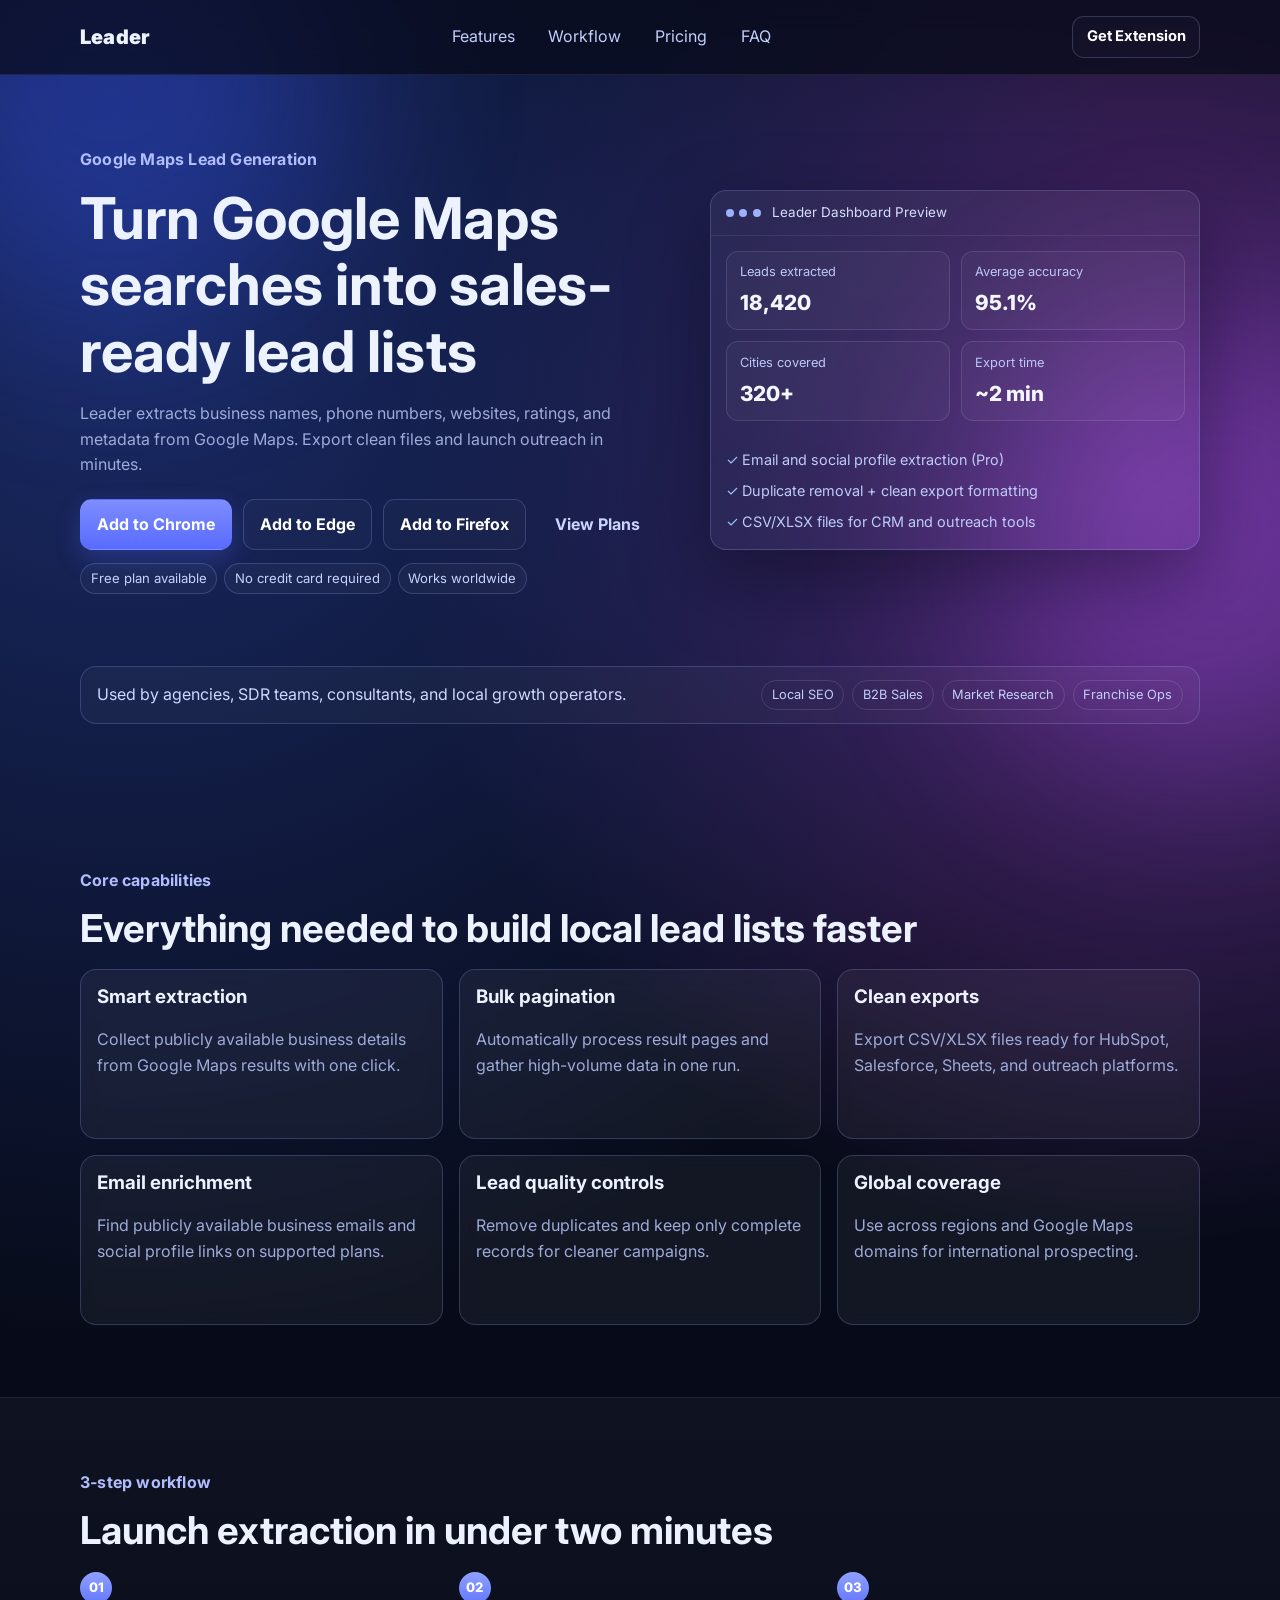
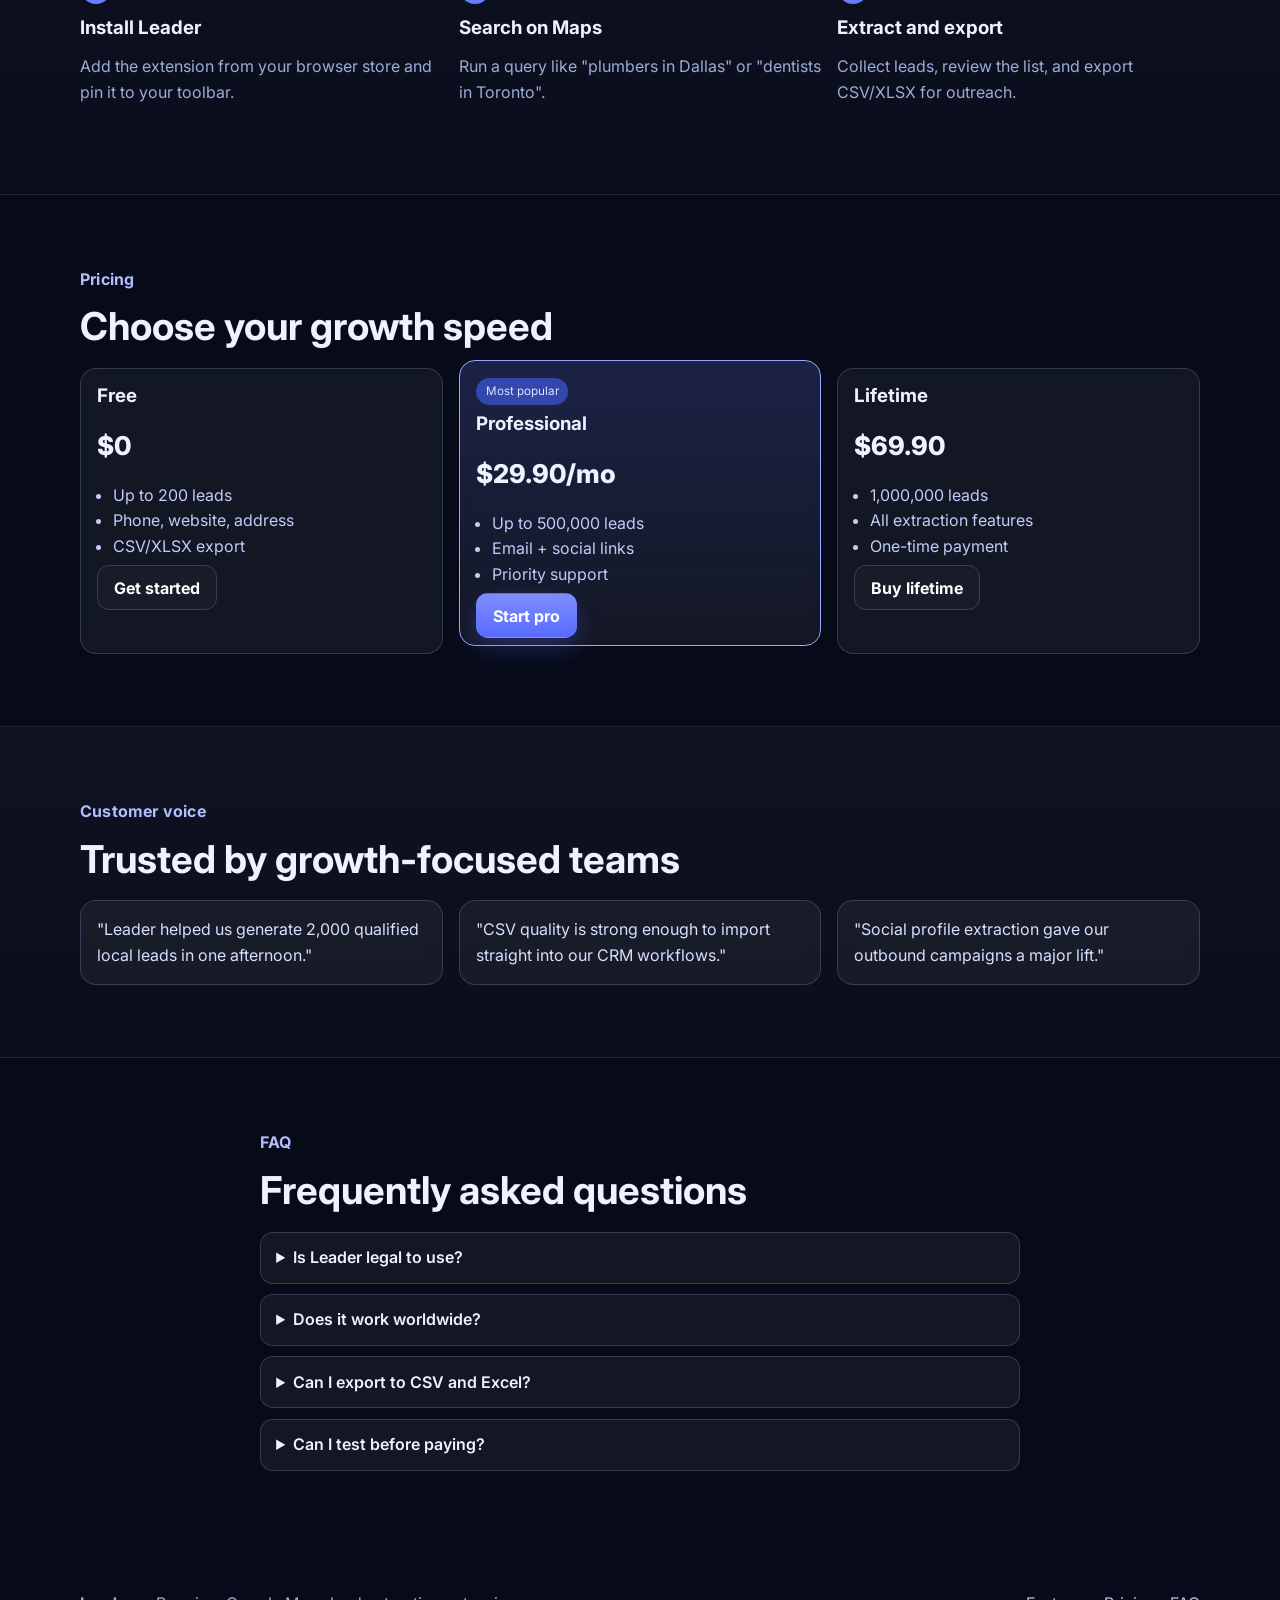
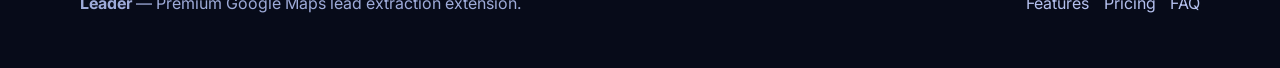
<file: website/index.html>
<!doctype html>
<html lang="en">
  <head>
    <meta charset="UTF-8" />
    <meta name="viewport" content="width=device-width, initial-scale=1.0" />
    <title>Leader | Google Maps Lead Extractor</title>
    <meta
      name="description"
      content="Leader helps growth teams extract high-quality local business leads from Google Maps and export clean CSV/XLSX files in minutes."
    />
    <link rel="preconnect" href="https://fonts.googleapis.com" />
    <link rel="preconnect" href="https://fonts.gstatic.com" crossorigin />
    <link
      href="https://fonts.googleapis.com/css2?family=Inter:wght@400;500;600;700;800;900&display=swap"
      rel="stylesheet"
    />
    <link rel="stylesheet" href="./styles.css" />
  </head>
  <body>
    <div class="ambient ambient-a"></div>
    <div class="ambient ambient-b"></div>

    <header class="site-header">
      <div class="container nav">
        <a class="logo" href="#home">Leader</a>
        <nav class="links">
          <a href="#features">Features</a>
          <a href="#workflow">Workflow</a>
          <a href="#pricing">Pricing</a>
          <a href="#faq">FAQ</a>
        </nav>
        <a class="btn btn-small btn-outline" href="#download">Get Extension</a>
      </div>
    </header>

    <main id="home">
      <section class="hero section">
        <div class="container hero-grid">
          <div class="hero-copy">
            <p class="eyebrow">Google Maps Lead Generation</p>
            <h1>Turn Google Maps searches into sales-ready lead lists</h1>
            <p>
              Leader extracts business names, phone numbers, websites, ratings, and metadata from Google Maps.
              Export clean files and launch outreach in minutes.
            </p>
            <div id="download" class="cta-row">
              <a class="btn" href="https://chrome.google.com/webstore" target="_blank" rel="noreferrer">Add to Chrome</a>
              <a class="btn btn-outline" href="https://microsoftedge.microsoft.com/addons" target="_blank" rel="noreferrer"
                >Add to Edge</a
              >
              <a class="btn btn-outline" href="https://addons.mozilla.org" target="_blank" rel="noreferrer">Add to Firefox</a>
              <a class="btn btn-ghost" href="#pricing">View Plans</a>
            </div>
            <div class="hero-meta">
              <span>Free plan available</span>
              <span>No credit card required</span>
              <span>Works worldwide</span>
            </div>
          </div>

          <div class="hero-panel">
            <div class="panel-head">
              <span class="dot"></span><span class="dot"></span><span class="dot"></span>
              <p>Leader Dashboard Preview</p>
            </div>
            <div class="stat-grid">
              <article>
                <p class="stat-label">Leads extracted</p>
                <p class="stat-value">18,420</p>
              </article>
              <article>
                <p class="stat-label">Average accuracy</p>
                <p class="stat-value">95.1%</p>
              </article>
              <article>
                <p class="stat-label">Cities covered</p>
                <p class="stat-value">320+</p>
              </article>
              <article>
                <p class="stat-label">Export time</p>
                <p class="stat-value">~2 min</p>
              </article>
            </div>
            <ul class="checklist">
              <li>Email and social profile extraction (Pro)</li>
              <li>Duplicate removal + clean export formatting</li>
              <li>CSV/XLSX files for CRM and outreach tools</li>
            </ul>
          </div>
        </div>
      </section>

      <section class="section trust-bar">
        <div class="container trust-grid">
          <p>Used by agencies, SDR teams, consultants, and local growth operators.</p>
          <div>
            <span>Local SEO</span>
            <span>B2B Sales</span>
            <span>Market Research</span>
            <span>Franchise Ops</span>
          </div>
        </div>
      </section>

      <section id="features" class="section">
        <div class="container">
          <p class="eyebrow">Core capabilities</p>
          <h2>Everything needed to build local lead lists faster</h2>
          <div class="grid-3">
            <article class="card feature-card">
              <h3>Smart extraction</h3>
              <p>Collect publicly available business details from Google Maps results with one click.</p>
            </article>
            <article class="card feature-card">
              <h3>Bulk pagination</h3>
              <p>Automatically process result pages and gather high-volume data in one run.</p>
            </article>
            <article class="card feature-card">
              <h3>Clean exports</h3>
              <p>Export CSV/XLSX files ready for HubSpot, Salesforce, Sheets, and outreach platforms.</p>
            </article>
            <article class="card feature-card">
              <h3>Email enrichment</h3>
              <p>Find publicly available business emails and social profile links on supported plans.</p>
            </article>
            <article class="card feature-card">
              <h3>Lead quality controls</h3>
              <p>Remove duplicates and keep only complete records for cleaner campaigns.</p>
            </article>
            <article class="card feature-card">
              <h3>Global coverage</h3>
              <p>Use across regions and Google Maps domains for international prospecting.</p>
            </article>
          </div>
        </div>
      </section>

      <section id="workflow" class="section section-alt">
        <div class="container">
          <p class="eyebrow">3-step workflow</p>
          <h2>Launch extraction in under two minutes</h2>
          <div class="workflow-grid">
            <article class="step">
              <span>01</span>
              <h3>Install Leader</h3>
              <p>Add the extension from your browser store and pin it to your toolbar.</p>
            </article>
            <article class="step">
              <span>02</span>
              <h3>Search on Maps</h3>
              <p>Run a query like "plumbers in Dallas" or "dentists in Toronto".</p>
            </article>
            <article class="step">
              <span>03</span>
              <h3>Extract and export</h3>
              <p>Collect leads, review the list, and export CSV/XLSX for outreach.</p>
            </article>
          </div>
        </div>
      </section>

      <section id="pricing" class="section">
        <div class="container">
          <p class="eyebrow">Pricing</p>
          <h2>Choose your growth speed</h2>
          <div class="grid-3">
            <article class="card pricing">
              <h3>Free</h3>
              <p class="price">$0</p>
              <ul>
                <li>Up to 200 leads</li>
                <li>Phone, website, address</li>
                <li>CSV/XLSX export</li>
              </ul>
              <a class="btn btn-outline" href="#download">Get started</a>
            </article>
            <article class="card pricing featured">
              <p class="tag">Most popular</p>
              <h3>Professional</h3>
              <p class="price">$29.90/mo</p>
              <ul>
                <li>Up to 500,000 leads</li>
                <li>Email + social links</li>
                <li>Priority support</li>
              </ul>
              <a class="btn" href="#download">Start pro</a>
            </article>
            <article class="card pricing">
              <h3>Lifetime</h3>
              <p class="price">$69.90</p>
              <ul>
                <li>1,000,000 leads</li>
                <li>All extraction features</li>
                <li>One-time payment</li>
              </ul>
              <a class="btn btn-outline" href="#download">Buy lifetime</a>
            </article>
          </div>
        </div>
      </section>

      <section class="section section-alt">
        <div class="container">
          <p class="eyebrow">Customer voice</p>
          <h2>Trusted by growth-focused teams</h2>
          <div class="grid-3">
            <article class="card quote">"Leader helped us generate 2,000 qualified local leads in one afternoon."</article>
            <article class="card quote">"CSV quality is strong enough to import straight into our CRM workflows."</article>
            <article class="card quote">"Social profile extraction gave our outbound campaigns a major lift."</article>
          </div>
        </div>
      </section>

      <section id="faq" class="section">
        <div class="container narrow">
          <p class="eyebrow">FAQ</p>
          <h2>Frequently asked questions</h2>
          <details>
            <summary>Is Leader legal to use?</summary>
            <p>Leader extracts publicly available business information. You are responsible for compliant and ethical usage.</p>
          </details>
          <details>
            <summary>Does it work worldwide?</summary>
            <p>Yes. Leader works anywhere Google Maps data is available.</p>
          </details>
          <details>
            <summary>Can I export to CSV and Excel?</summary>
            <p>Yes. Leader supports both CSV and XLSX exports.</p>
          </details>
          <details>
            <summary>Can I test before paying?</summary>
            <p>Yes. Start on the free plan and upgrade only when you need higher limits or email extraction.</p>
          </details>
        </div>
      </section>
    </main>

    <footer class="site-footer">
      <div class="container footer-grid">
        <p><strong>Leader</strong> — Premium Google Maps lead extraction extension.</p>
        <div>
          <a href="#features">Features</a>
          <a href="#pricing">Pricing</a>
          <a href="#faq">FAQ</a>
        </div>
      </div>
    </footer>
    <script src="./script.js"></script>
  </body>
</html>
</file>
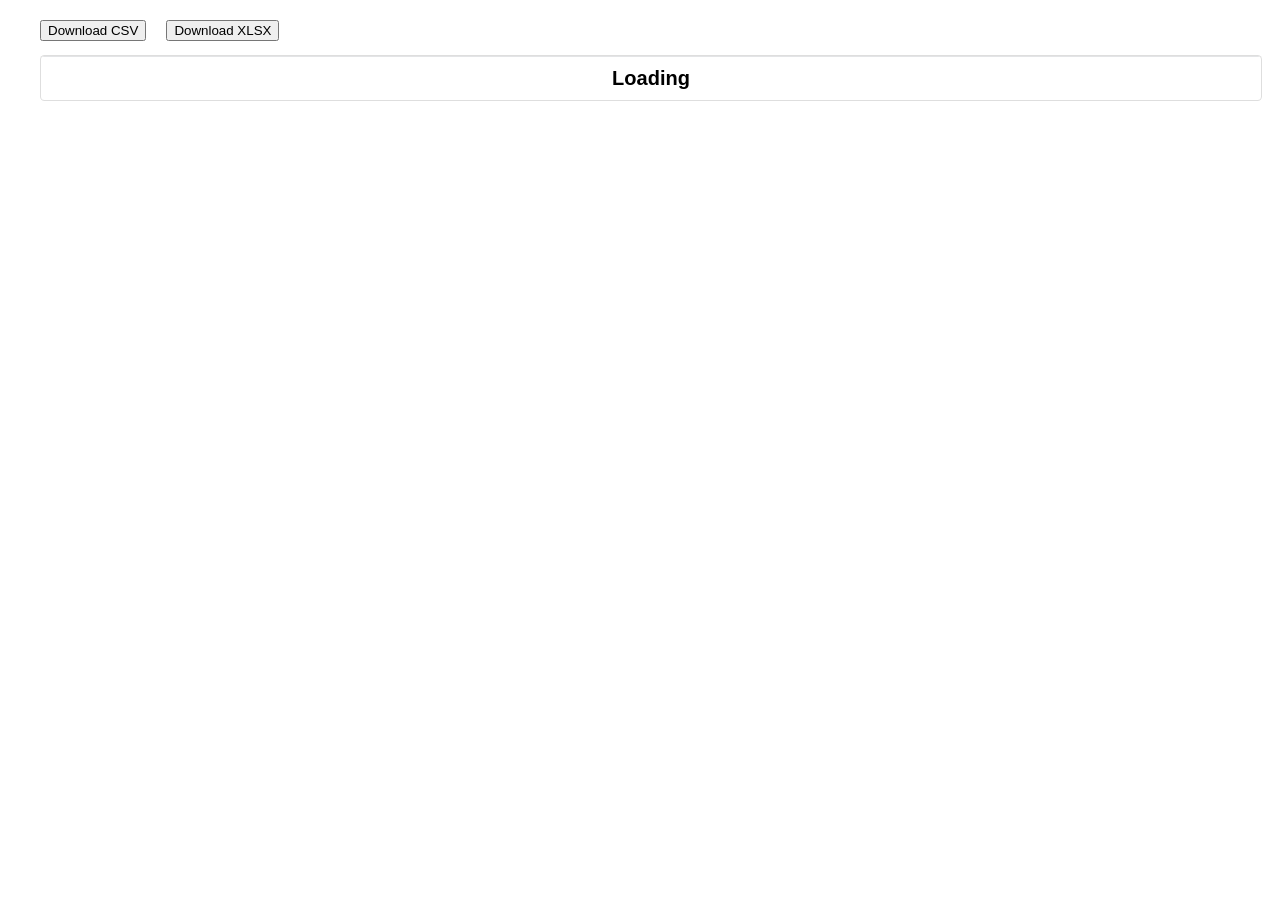
<file: dashboard.html>
<!DOCTYPE html>
<html>

<head>
    <meta charset="utf-8" />
    <title>Email List Page</title>
    <link href="lib/tabulator/css/semantic-ui/tabulator_semantic-ui.min.css" rel="stylesheet" />
    <link href="css/dashboard.css" rel="stylesheet" />
    <script type="text/javascript" src="lib/tabulator/js/tabulator.min.js"></script>
    <script type="text/javascript" src="lib/xlsx.full.min.js"></script>
    <script src="lib/fetch.umd.js"></script>
    <script src="lib/jquery-3.1.1.min.js"></script>
    <script src="js/util.js"></script>
    <script src="auth/config.js"></script>
    <script src="auth/pay/rolecheck.js"></script>
</head>

<body>
    <div id="maincontent">
        <div id="content">
            <div style="display: flex; flex-direction: row; gap: 20px;">
                <div style="display: flex; gap: 20px;">
                    <button id="download-csv">Download CSV</button>
                    <button id="download-xlsx">Download XLSX</button>
                </div>
                <div><span id="accountinfo" style="font-weight: bold; font-size: 16px;"></span></div>
            </div>
            <div><span id="datastatus" style="color: red;"></span></div>
            <div id="example-table"></div>
        </div>
    </div>
</body>
<script src="js/dashboard.js"></script>

</html>
</file>
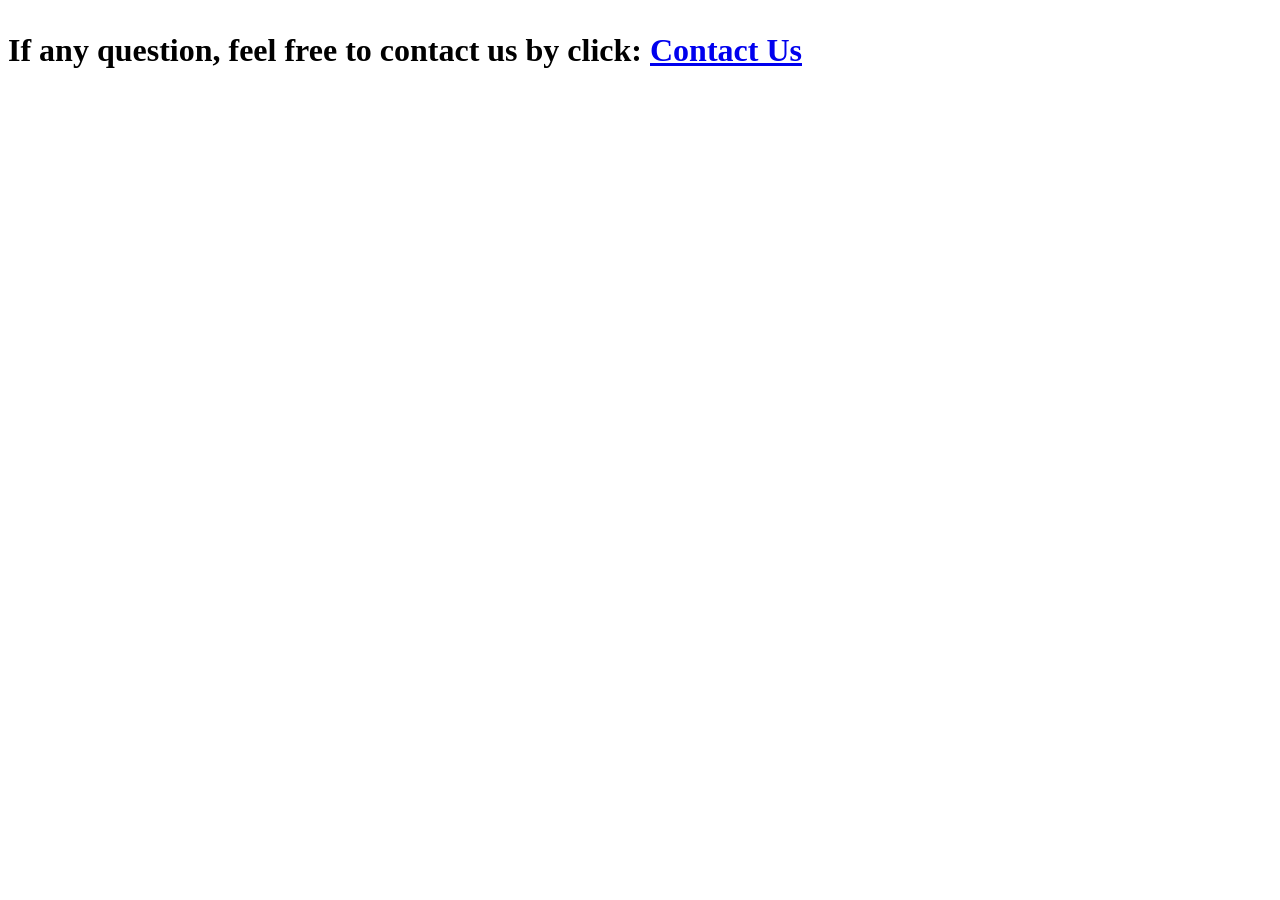
<file: help.html>
<!DOCTYPE html>
<html lang="en">

<head>
    <meta charset="UTF-8" />
    <title>help</title>
    <meta name="viewport" content="width=device-width, initial-scale=1" />
</head>

<body>
    <h1></h1>
    <h1 id="message">
        <p>If any question, feel free to contact us by click: <a id="fblink" href="https://forms.gle/p5n1rDnwmrBWMQ3X6">Contact Us</a></p>
    </h1>

</body>

</html>
</file>
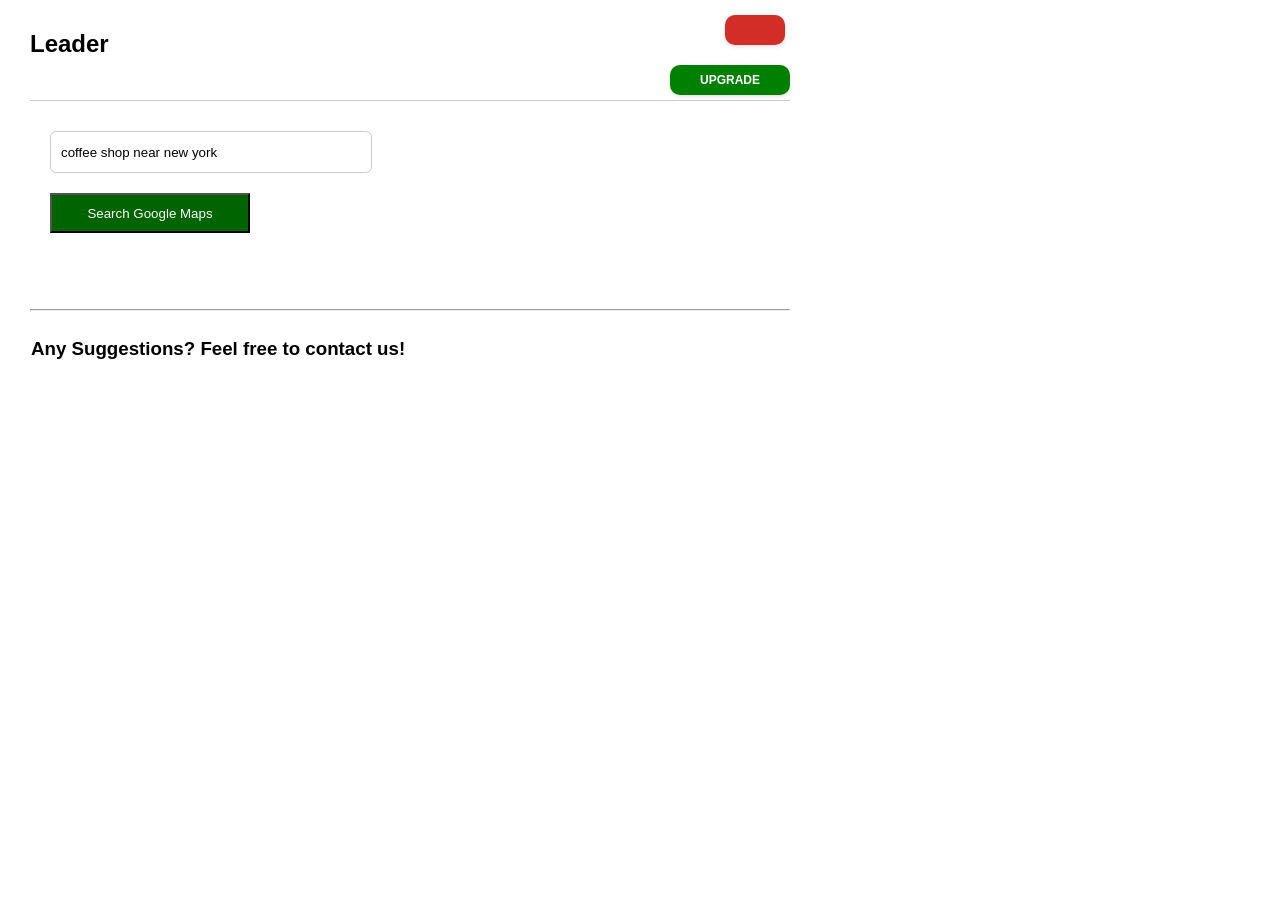
<file: popup.html>
<!DOCTYPE html>
<html>

<head>
    <meta charset="utf-8" />
    <title>popup</title>
    <link href="css/style.css" rel="stylesheet" />
    <script src="lib/fetch.umd.js"></script>
    <script src="lib/jquery-3.1.1.min.js"></script>
    <script src="lib/axios.min.js"></script>
    <script src="js/util.js"></script>
    <script src="auth/config.js"></script>
    <script src="auth/pay/rolecheck.js"></script>
</head>

<body>
    <div id="maincontent" style="width: 100%">
        <div id="content">
            <div style="
            padding: 0;
            display: flex;
            flex-direction: row;
            height: 50px;
            align-items:flex-start;
            text-align: center;
            justify-content: space-between;
          ">
                <h2 style="text-align: left;">Leader</h2>
                <button id="loginbtn" style="margin: 5px;"></button>
            </div>
            <div style="
            padding: 5px 0;
            display: flex;
            flex-direction: row;
            width: 100%;
            align-items: center;
            justify-content:flex-end;
            gap: 10px;
            border-bottom: 1px solid #cccccc;
            margin-bottom: 10px;
          ">
                <div><span id="accountinfo" style="font-weight: bold; font-size: 16px;"></span></div>
                <button id="upgradebtn">Upgrade</button>
            </div>
            <div style="
            padding: 20px;
            display: flex;
            flex-direction: column;
            align-items: left;
            gap: 20px;
            row-gap: 20px;
            
            height: 150px;
          ">
                <div style="display: flex; align-items: flex-start; justify-content: space-evenly; flex-direction: column; gap: 20px;">
                    <input type="text" id="profileid" value="coffee shop near new york" style="height: 20px; width: 300px; border-radius: 0.375rem; border: 1px #ccc solid; padding: 10px;" />
                    <button id="addprofilebtn" style="width: 200px; height: 40px; background-color:darkgreen; color: #fff;">Search Google Maps</button>
                </div>
            </div>

            <hr />
            <div>
                <a href="https://forms.gle/p5n1rDnwmrBWMQ3X6" target="_blank">
                    <h3>Any Suggestions? Feel free to contact us!</h3>
                </a>
            </div>
            <div id="managesubscription">
                <button id="customerportal">Manage My Subscription</button>
            </div>
        </div>
    </div>
</body>
<script src="js/popup.js"></script>

</html>
</file>
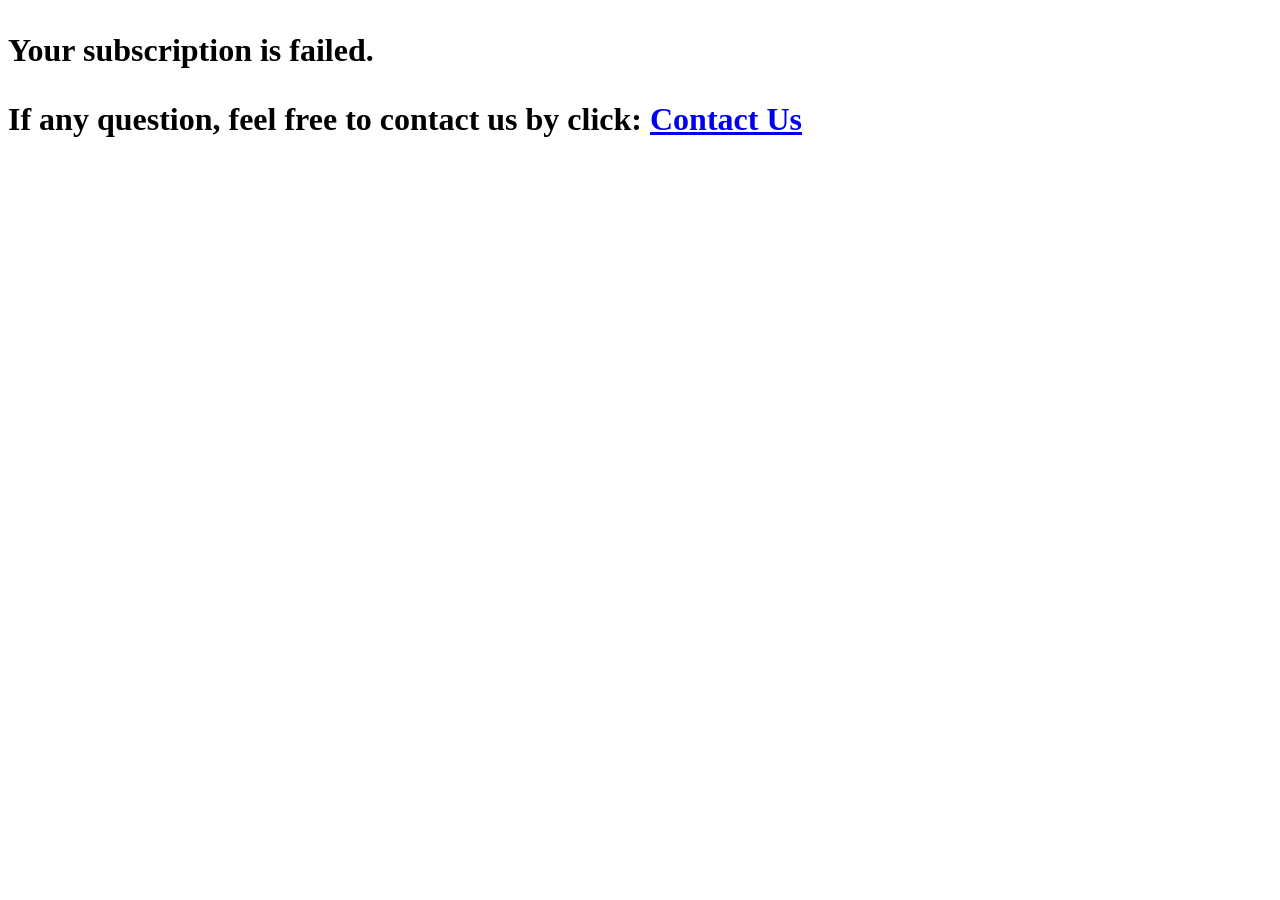
<file: auth/pay/fail.html>
<!DOCTYPE html>
<html lang="en">

<head>
    <meta charset="UTF-8" />
    <title>buy result</title>
    <meta name="viewport" content="width=device-width, initial-scale=1" />

</head>

<body>
    <h1 id="message">
        <p>
            <div>Your subscription is failed.</div>
        </p>
        <p>If any question, feel free to contact us by click: <a id="fblink">Contact Us</a></p>
    </h1>
    <script src="../config.js"></script>
    <script src="postpay.js"></script>
</body>

</html>
</file>
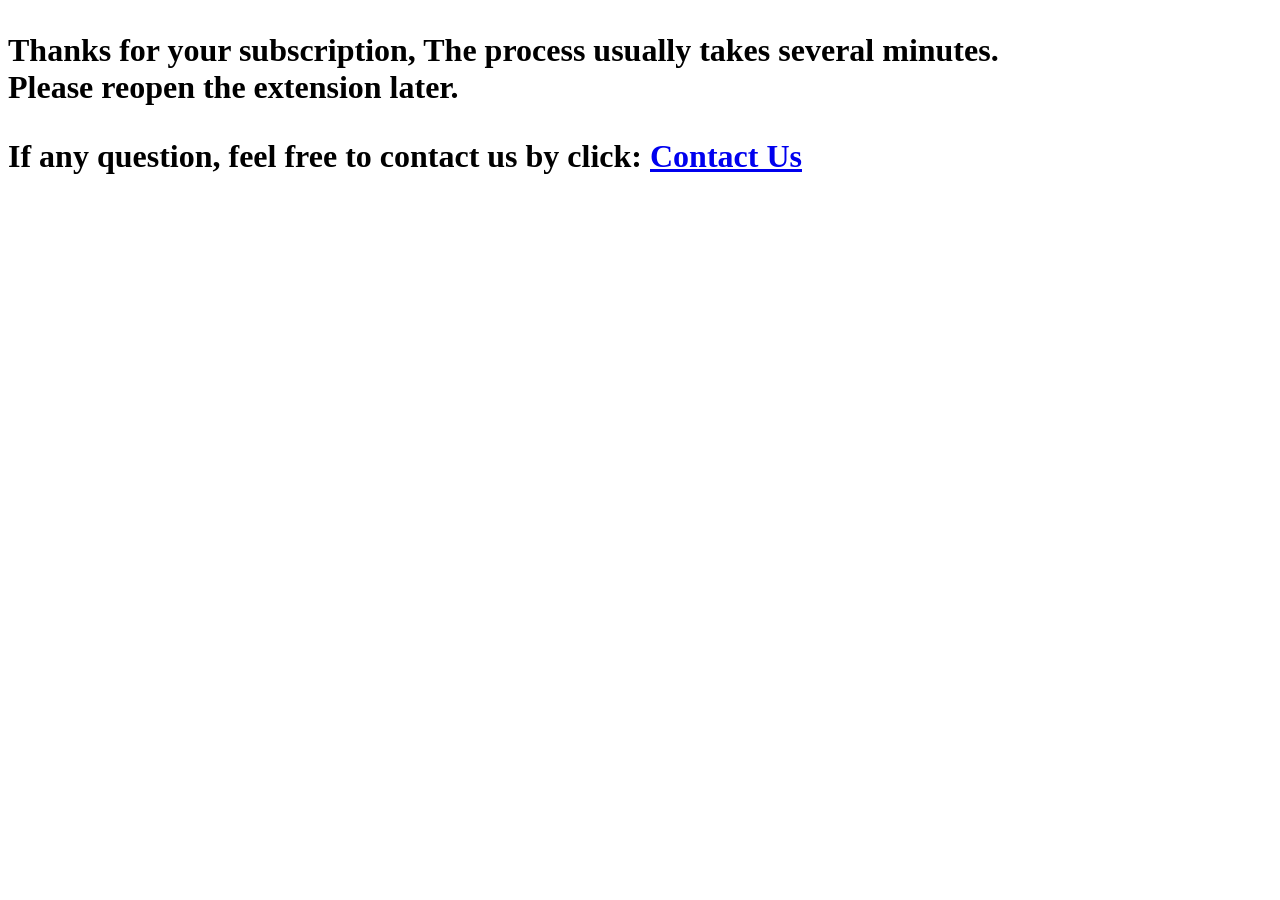
<file: auth/pay/success.html>
<!DOCTYPE html>
<html lang="en">

<head>
    <meta charset="UTF-8" />
    <title>buy result</title>
    <meta name="viewport" content="width=device-width, initial-scale=1" />
</head>

<body>
    <h1 id="message">
        <p>Thanks for your subscription, The process usually takes several minutes.
            <br />Please reopen the extension later.
        </p>
        <p>If any question, feel free to contact us by click: <a id="fblink">Contact Us</a></p>
    </h1>
    <script src="../config.js"></script>
    <script src="postpay.js"></script>
</body>

</html>
</file>
<file: website/styles.css>
:root {
  --bg: #070b19;
  --bg-soft: #111935;
  --surface: rgba(255, 255, 255, 0.05);
  --surface-strong: rgba(255, 255, 255, 0.08);
  --text: #edf2ff;
  --muted: #9eabd9;
  --primary: #7e8dff;
  --primary-strong: #586bff;
  --line: rgba(159, 182, 255, 0.22);
}

* {
  box-sizing: border-box;
}

html {
  scroll-behavior: smooth;
}

body {
  margin: 0;
  font-family: Inter, -apple-system, BlinkMacSystemFont, "Segoe UI", sans-serif;
  color: var(--text);
  background: radial-gradient(circle at 10% 10%, #1a2a66 0%, transparent 32%),
    radial-gradient(circle at 90% 15%, #5c2d83 0%, transparent 25%),
    var(--bg);
  line-height: 1.6;
  overflow-x: hidden;
}

a {
  color: inherit;
  text-decoration: none;
}

p {
  color: var(--muted);
}

.ambient {
  position: fixed;
  width: 28rem;
  height: 28rem;
  border-radius: 999px;
  filter: blur(90px);
  z-index: -1;
}

.ambient-a {
  top: -9rem;
  left: -7rem;
  background: #3758ff55;
}

.ambient-b {
  top: 20rem;
  right: -10rem;
  background: #9b4de055;
}

.container {
  width: min(1120px, 92vw);
  margin: 0 auto;
}

.section {
  padding: 4.5rem 0;
}

.site-header {
  position: sticky;
  top: 0;
  z-index: 50;
  border-bottom: 1px solid rgba(255, 255, 255, 0.08);
  backdrop-filter: blur(14px);
  background: rgba(7, 11, 25, 0.72);
}

.nav {
  min-height: 74px;
  display: flex;
  align-items: center;
  justify-content: space-between;
  gap: 1rem;
}

.logo {
  font-size: 1.25rem;
  font-weight: 900;
  letter-spacing: 0.2px;
}

.links {
  display: flex;
  gap: 1rem;
  color: #c2cefa;
}

.links a {
  padding: 0.45rem 0.55rem;
  border-radius: 0.5rem;
}

.links a:hover {
  background: rgba(255, 255, 255, 0.06);
  color: #fff;
}

.hero-grid {
  display: grid;
  grid-template-columns: 1.1fr 0.9fr;
  gap: 2rem;
  align-items: center;
}

.eyebrow {
  color: #b1bdff;
  font-weight: 700;
  margin: 0 0 0.75rem;
  letter-spacing: 0.2px;
}

h1,
h2,
h3 {
  margin-top: 0;
  line-height: 1.16;
}

h1 {
  font-size: clamp(2rem, 4.5vw, 3.7rem);
  margin-bottom: 0.9rem;
}

h2 {
  font-size: clamp(1.55rem, 3.1vw, 2.4rem);
  margin-bottom: 1.2rem;
}

.hero-copy p {
  max-width: 58ch;
}

.cta-row {
  display: flex;
  flex-wrap: wrap;
  gap: 0.7rem;
  margin: 1.35rem 0 0.8rem;
}

.btn {
  border-radius: 0.74rem;
  padding: 0.72rem 1rem;
  font-weight: 700;
  border: 1px solid transparent;
  background: linear-gradient(180deg, var(--primary), var(--primary-strong));
  color: #fff;
  transition: transform 0.2s ease, box-shadow 0.2s ease, border-color 0.2s ease;
  box-shadow: 0 10px 24px rgba(86, 105, 255, 0.28);
}

.btn:hover {
  transform: translateY(-2px);
}

.btn-outline {
  background: rgba(255, 255, 255, 0.02);
  border-color: var(--line);
  box-shadow: none;
}

.btn-ghost {
  background: transparent;
  border-color: transparent;
  color: #cbd6ff;
  box-shadow: none;
}

.btn-small {
  padding: 0.54rem 0.84rem;
  font-size: 0.92rem;
}

.hero-meta {
  display: flex;
  flex-wrap: wrap;
  gap: 0.45rem;
}

.hero-meta span {
  display: inline-block;
  border: 1px solid var(--line);
  background: rgba(255, 255, 255, 0.03);
  border-radius: 999px;
  padding: 0.25rem 0.6rem;
  color: #c7d3ff;
  font-size: 0.82rem;
}

.hero-panel {
  border: 1px solid var(--line);
  border-radius: 1rem;
  background: linear-gradient(180deg, rgba(255, 255, 255, 0.05), rgba(255, 255, 255, 0.03));
  box-shadow: 0 30px 80px rgba(4, 7, 20, 0.45);
  overflow: hidden;
}

.panel-head {
  display: flex;
  align-items: center;
  gap: 0.35rem;
  border-bottom: 1px solid rgba(255, 255, 255, 0.08);
  padding: 0.7rem 0.9rem;
}

.dot {
  width: 0.5rem;
  height: 0.5rem;
  border-radius: 999px;
  background: #9db1ff;
}

.panel-head p {
  margin: 0 0 0 0.35rem;
  color: #d6dfff;
  font-size: 0.84rem;
}

.stat-grid {
  display: grid;
  grid-template-columns: repeat(2, minmax(0, 1fr));
  gap: 0.7rem;
  padding: 0.9rem;
}

.stat-grid article {
  border: 1px solid rgba(255, 255, 255, 0.11);
  border-radius: 0.75rem;
  padding: 0.65rem 0.8rem;
  background: rgba(255, 255, 255, 0.03);
}

.stat-label {
  margin: 0;
  color: #bcc8f8;
  font-size: 0.8rem;
}

.stat-value {
  margin: 0.2rem 0 0;
  color: #f4f7ff;
  font-size: 1.3rem;
  font-weight: 800;
}

.checklist {
  list-style: none;
  margin: 0;
  padding: 0.3rem 0.9rem 1rem;
}

.checklist li {
  color: #bfcbf8;
  font-size: 0.9rem;
  margin-top: 0.5rem;
  padding-left: 1rem;
  position: relative;
}

.checklist li::before {
  content: "✓";
  position: absolute;
  left: 0;
  top: 0;
  color: #9bc6ff;
}

.trust-bar {
  padding-top: 0;
}

.trust-grid {
  border: 1px solid var(--line);
  background: rgba(255, 255, 255, 0.03);
  border-radius: 1rem;
  padding: 0.8rem 1rem;
  display: flex;
  justify-content: space-between;
  align-items: center;
  gap: 1rem;
}

.trust-grid p {
  margin: 0;
  color: #ced8ff;
}

.trust-grid div {
  display: flex;
  gap: 0.5rem;
  flex-wrap: wrap;
}

.trust-grid span {
  border: 1px solid rgba(255, 255, 255, 0.12);
  border-radius: 999px;
  padding: 0.26rem 0.6rem;
  font-size: 0.8rem;
  color: #c3cff9;
}

.grid-3 {
  display: grid;
  grid-template-columns: repeat(3, minmax(0, 1fr));
  gap: 1rem;
}

.card {
  border: 1px solid var(--line);
  border-radius: 1rem;
  background: var(--surface);
  backdrop-filter: blur(8px);
  padding: 1rem;
}

.feature-card {
  min-height: 170px;
}

.section-alt {
  background: linear-gradient(180deg, rgba(255, 255, 255, 0.035), rgba(255, 255, 255, 0.015));
  border-top: 1px solid rgba(255, 255, 255, 0.08);
  border-bottom: 1px solid rgba(255, 255, 255, 0.08);
}

.workflow-grid {
  display: grid;
  grid-template-columns: repeat(3, minmax(0, 1fr));
  gap: 1rem;
}

.step span {
  display: inline-flex;
  align-items: center;
  justify-content: center;
  width: 2rem;
  height: 2rem;
  border-radius: 999px;
  background: linear-gradient(180deg, #8fa0ff, #6478ff);
  color: white;
  font-size: 0.82rem;
  font-weight: 800;
}

.step h3 {
  margin: 0.8rem 0 0.4rem;
}

.pricing ul {
  color: #c0cdfa;
  padding-left: 1rem;
}

.featured {
  border-color: #97a7ff;
  background: linear-gradient(180deg, rgba(114, 132, 255, 0.2), rgba(255, 255, 255, 0.05));
  transform: translateY(-8px);
}

.tag {
  margin: 0 0 0.5rem;
  display: inline-block;
  font-size: 0.73rem;
  border-radius: 999px;
  padding: 0.26rem 0.62rem;
  background: #3347ad;
  color: #dce4ff;
}

.price {
  margin: 0.25rem 0 0.7rem;
  color: #eff3ff;
  font-size: 1.62rem;
  font-weight: 800;
}

.quote {
  color: #d6e0ff;
}

.narrow {
  width: min(760px, 92vw);
}

details {
  border: 1px solid var(--line);
  background: var(--surface);
  border-radius: 0.8rem;
  padding: 0.76rem 0.95rem;
  margin-bottom: 0.65rem;
}

summary {
  cursor: pointer;
  font-weight: 600;
}

.site-footer {
  padding: 1.4rem 0 2.2rem;
}

.footer-grid {
  display: flex;
  justify-content: space-between;
  align-items: center;
  gap: 1rem;
}

.footer-grid div {
  display: flex;
  gap: 0.9rem;
  color: #b4c0ee;
}

@media (max-width: 960px) {
  .links {
    display: none;
  }

  .hero-grid,
  .grid-3,
  .workflow-grid {
    grid-template-columns: 1fr;
  }

  .featured {
    transform: none;
  }

  .trust-grid,
  .footer-grid {
    flex-direction: column;
    align-items: flex-start;
  }
}
</file>
<file: css/dashboard.css>
body {
    min-height: 100vh;
    margin: 0;
    font-family: "sofiapro-medium", PingFangSC, sans-serif;
    width: 100%;
    padding: 0;
}

#header {
    height: 80px;
    background: #ffffff;
    border-bottom: 1px solid rgba(34, 90, 89, 0.2);
    flex: 0;
    display: flex;
    flex-direction: row;
    justify-content: space-between;
    align-items: center;
    padding: 0 20px;
}

#maincontent {
    display: flex;
    flex-direction: row;
    flex: 1;
    padding: 10px 10px;
}

.backendnav {
    flex: 0 0 150px;
    padding: 40px 10px;
    color: #ffffff;
    order: -1;
    border-right: 1px solid #cccccc;
}

.backendnav a {
    text-decoration: underline;
    font-size: 16px;
}

#footer {
    background-color: #3a3f46;
    color: white;
    flex: 0;
    display: flex;
    flex-direction: column;
    padding: 20px 0;
}

#footer .myrow {
    display: flex;
    flex-direction: row;
    justify-content: space-around;
    align-items: flex-start;
}

#footer .myrow .mycol {
    display: flex;
    flex-direction: column;
    justify-content: flex-start;
    align-items: flex-start;
}

#footer h5 {
    font-size: 14px;
    line-height: 28px;
    font-family: "sofiapro-bold", PingFangSC, sans-serif;
    font-weight: 700;
}

a {
    color: #000000;
    text-decoration: none;
    display: inline-block;
    color: black;
    padding: 0 1px;
    transition: color ease 0.3s;
    &::after {
        content: "";
        position: absolute;
        z-index: -1;
        width: 100%;
        height: $underlineHeight;
        left: 0;
        bottom: 0;
        background-color: $underlineColor;
        transition: all ease 0.3s;
    }
    &:hover {
        color: white;
        &::after {
            height: 100%;
        }
    }
}

a:hover {
    text-decoration: underline;
}

#header a {
    color: #000000;
}

#footer a {
    color: #cccccc;
    font-family: "sofiapro-medium", PingFangSC, sans-serif;
    font-weight: 500;
    font-size: 14px;
    line-height: 28px;
}

ul {
    margin-block-start: 0;
    margin-block-end: 0;
    padding-inline-start: 0;
}

.logo {
    height: 80px;
}

#content {
    padding: 10px;
    padding-left: 30px;
    flex: 1;
}

.backendnav ul {
    padding-inline-start: 0;
}

.backendnav li {
    list-style: none;
    height: 40px;
    line-height: 40px;
}

#header ul {
    display: flex;
    flex-direction: row;
}

.menu-item-link {
    font-family: "sofiapro-semibold", PingFangSC, sans-serif;
    font-weight: 700;
    font-size: 24px;
    line-height: 70px;
    cursor: pointer;
    color: rgba(18, 18, 18, 0.75);
    -webkit-transition: all 0.3s ease-in-out;
    transition: all 0.3s ease-in-out;
    -webkit-transform: scale(0.75);
    -ms-transform: scale(0.75);
    transform: scale(0.75);
}

.menu-right {
    display: -webkit-box;
    display: -webkit-flex;
    display: -ms-flexbox;
    display: flex;
    -webkit-flex-direction: row;
    -ms-flex-direction: row;
    flex-direction: row;
    -webkit-align-items: center;
    -webkit-box-align: center;
    -ms-flex-align: center;
    align-items: center;
}

.filter {
    border: 1px solid #cccccc;
    padding: 5px 10px;
}

.filtercondition * {
    /*display: flex;
    flex-direction: row;
    height: 40px;
    align-items: center;*/
    margin: 5px 10px;
}

#headerlogin {
    display: flex;
    flex-direction: row;
}

#headerlogin a {
    outline: none;
    border: 1px solid transparent;
    border-radius: 2px;
    cursor: pointer;
    color: #000;
    font-family: "sofiapro-semibold", PingFangSC, sans-serif;
    font-weight: 700;
    font-size: 18px;
    line-height: 48px;
    text-align: center;
    display: block;
    margin-left: 35px;
    box-sizing: border-box;
    text-decoration: underline;
}

.coverlogo {
    height: 200px;
}

#headerlogin1 .login-btn {
    background: #fe2c55;
    color: #fff;
    padding: 12px 50px;
    font-size: 18px;
    font-weight: 500;
    border: 2px solid #fe2c55;
    transition: 0.3s background ease-in-out;
    -webkit-transition: 0.3s background ease-in-out;
    -moz-transition: 0.3s background ease-in-out;
    -ms-transition: 0.3s background ease-in-out;
    -o-transition: 0.3s background ease-in-out;
    background-color: #ff0021;
    -webkit-box-shadow: 0px 25px 42px 0px rgba(99, 218, 255, 0.35);
    box-shadow: 0px 25px 42px 0px rgba(99, 218, 255, 0.35);
}

#headerlogin1 .site-action .login-btn {
    -webkit-box-shadow: none;
    box-shadow: none;
}

.tablelink {
    text-decoration: underline;
}

#loginbtn,
#upgradebtn {
    padding: 0 30px;
    border-radius: 10px;
    line-height: 30px;
    background: #d32d27;
    cursor: pointer;
    font-size: 12px;
    border: 0;
    color: #fff;
    box-shadow: 0 0 2px 0 rgba(0, 0, 0, .1), 0 2px 4px 0 rgba(0, 0, 0, .1);
    text-transform: uppercase;
    height: 30px;
    font-weight: 600;
}

.funcitem {
    font: bold 16px Arial;
    text-decoration: none;
    background-color: #EEEEEE;
    color: #333333;
    padding: 5px 50px;
    border-top: 1px solid #CCCCCC;
    border-right: 1px solid #333333;
    border-bottom: 1px solid #333333;
    border-left: 1px solid #CCCCCC;
    width: 100px;
    margin: 10px;
}
</file>
<file: css/style.css>
body {
    display: flex;
    flex-direction: column;
    min-height: 100vh;
    margin: 0;
    font-family: "sofiapro-medium", PingFangSC, sans-serif;
    width: 800px;
    padding: 0;
}

#header {
    height: 80px;
    background: #ffffff;
    border-bottom: 1px solid rgba(34, 90, 89, 0.2);
    flex: 0;
    display: flex;
    flex-direction: row;
    justify-content: space-between;
    align-items: center;
    padding: 0 20px;
}

#maincontent {
    display: flex;
    flex-direction: row;
    flex: 1;
}

.backendnav {
    flex: 0 0 150px;
    padding: 40px 10px;
    color: #ffffff;
    order: -1;
    border-right: 1px solid #cccccc;
}

.backendnav a {
    text-decoration: underline;
    font-size: 16px;
}

#footer {
    background-color: #3a3f46;
    color: white;
    flex: 0;
    display: flex;
    flex-direction: column;
    padding: 20px 0;
}

#footer .myrow {
    display: flex;
    flex-direction: row;
    justify-content: space-around;
    align-items: flex-start;
}

#footer .myrow .mycol {
    display: flex;
    flex-direction: column;
    justify-content: flex-start;
    align-items: flex-start;
}

#footer h5 {
    font-size: 14px;
    line-height: 28px;
    font-family: "sofiapro-bold", PingFangSC, sans-serif;
    font-weight: 700;
}

a {
    color: #000000;
    text-decoration: none;
    display: inline-block;
    color: black;
    padding: 0 1px;
    transition: color ease 0.3s;
    &::after {
        content: "";
        position: absolute;
        z-index: -1;
        width: 100%;
        height: $underlineHeight;
        left: 0;
        bottom: 0;
        background-color: $underlineColor;
        transition: all ease 0.3s;
    }
    &:hover {
        &::after {
            height: 100%;
        }
    }
}

a:hover {
    text-decoration: underline;
}

#header a {
    color: #000000;
}

#footer a {
    color: #cccccc;
    font-family: "sofiapro-medium", PingFangSC, sans-serif;
    font-weight: 500;
    font-size: 14px;
    line-height: 28px;
}

ul {
    margin-block-start: 0;
    margin-block-end: 0;
    padding-inline-start: 0;
}

.logo {
    height: 80px;
}

#content {
    padding: 10px;
    padding-left: 30px;
    flex: 1;
}

.backendnav ul {
    padding-inline-start: 0;
}

.backendnav li {
    list-style: none;
    height: 40px;
    line-height: 40px;
}

#header ul {
    display: flex;
    flex-direction: row;
}

.menu-item-link {
    font-family: "sofiapro-semibold", PingFangSC, sans-serif;
    font-weight: 700;
    font-size: 24px;
    line-height: 70px;
    cursor: pointer;
    color: rgba(18, 18, 18, 0.75);
    -webkit-transition: all 0.3s ease-in-out;
    transition: all 0.3s ease-in-out;
    -webkit-transform: scale(0.75);
    -ms-transform: scale(0.75);
    transform: scale(0.75);
}

.menu-right {
    display: -webkit-box;
    display: -webkit-flex;
    display: -ms-flexbox;
    display: flex;
    -webkit-flex-direction: row;
    -ms-flex-direction: row;
    flex-direction: row;
    -webkit-align-items: center;
    -webkit-box-align: center;
    -ms-flex-align: center;
    align-items: center;
}

.filter {
    border: 1px solid #cccccc;
    padding: 5px 10px;
}

.filtercondition * {
    /*display: flex;
    flex-direction: row;
    height: 40px;
    align-items: center;*/
    margin: 5px 10px;
}

#headerlogin {
    display: flex;
    flex-direction: row;
}

#headerlogin a {
    outline: none;
    border: 1px solid transparent;
    border-radius: 2px;
    cursor: pointer;
    color: #000;
    font-family: "sofiapro-semibold", PingFangSC, sans-serif;
    font-weight: 700;
    font-size: 18px;
    line-height: 48px;
    text-align: center;
    display: block;
    margin-left: 35px;
    box-sizing: border-box;
    text-decoration: underline;
}

.coverlogo {
    height: 200px;
}

#headerlogin1 .login-btn {
    background: #fe2c55;
    color: #fff;
    padding: 12px 50px;
    font-size: 18px;
    font-weight: 500;
    border: 2px solid #fe2c55;
    transition: 0.3s background ease-in-out;
    -webkit-transition: 0.3s background ease-in-out;
    -moz-transition: 0.3s background ease-in-out;
    -ms-transition: 0.3s background ease-in-out;
    -o-transition: 0.3s background ease-in-out;
    background-color: #ff0021;
    -webkit-box-shadow: 0px 25px 42px 0px rgba(99, 218, 255, 0.35);
    box-shadow: 0px 25px 42px 0px rgba(99, 218, 255, 0.35);
}

#headerlogin1 .site-action .login-btn {
    -webkit-box-shadow: none;
    box-shadow: none;
}

.tablelink {
    text-decoration: underline;
}

#loginbtn,
#upgradebtn {
    padding: 0 30px;
    border-radius: 10px;
    line-height: 30px;
    background: #d32d27;
    cursor: pointer;
    font-size: 12px;
    border: 0;
    color: #fff;
    box-shadow: 0 0 2px 0 rgba(0, 0, 0, .1), 0 2px 4px 0 rgba(0, 0, 0, .1);
    text-transform: uppercase;
    height: 30px;
    font-weight: 600;
}

#upgradebtn {
    background: green;
}

.funcitem {
    font: bold 16px Arial;
    text-decoration: none;
    background-color: #EEEEEE;
    color: #333333;
    padding: 5px 50px;
    border-top: 1px solid #CCCCCC;
    border-right: 1px solid #333333;
    border-bottom: 1px solid #333333;
    border-left: 1px solid #CCCCCC;
    width: 100px;
    margin: 10px;
}
</file>
